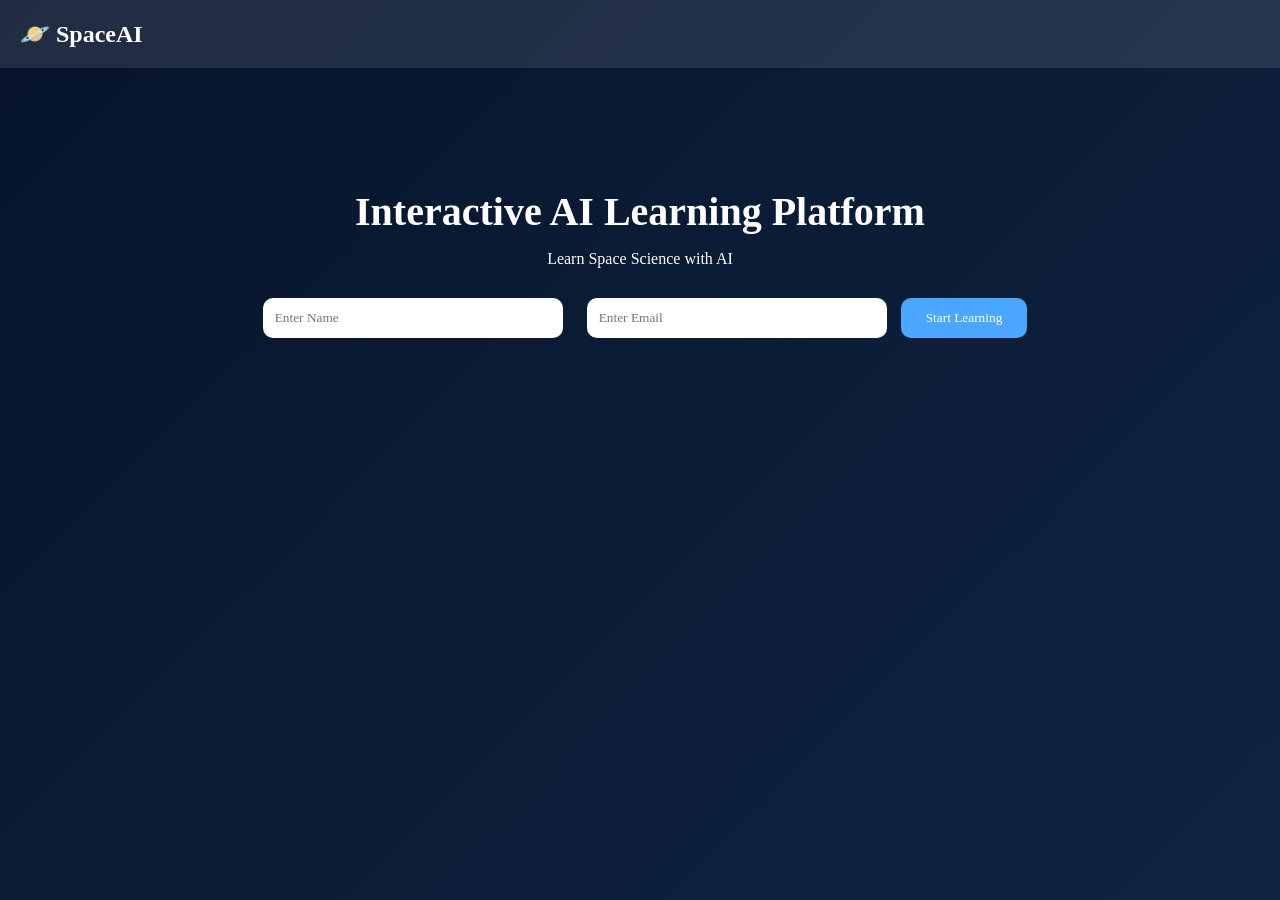
<file: index.html>
<!DOCTYPE html>
<html>
<head>
    <title>SpaceAI</title>
    <link rel="stylesheet" href="style.css">
</head>
<body>

    <nav class="navbar">
        <h1>🪐 SpaceAI</h1>
    </nav>

    <section class="hero">
        <h2>Interactive AI Learning Platform</h2>
        <p>Learn Space Science with AI</p>

        <input type="text" id="name" placeholder="Enter Name">
        <input type="email" id="email" placeholder="Enter Email">

        <button onclick="login()">Start Learning</button>
    </section>

    <script src="script.js"></script>

</body>
</html>
</file>
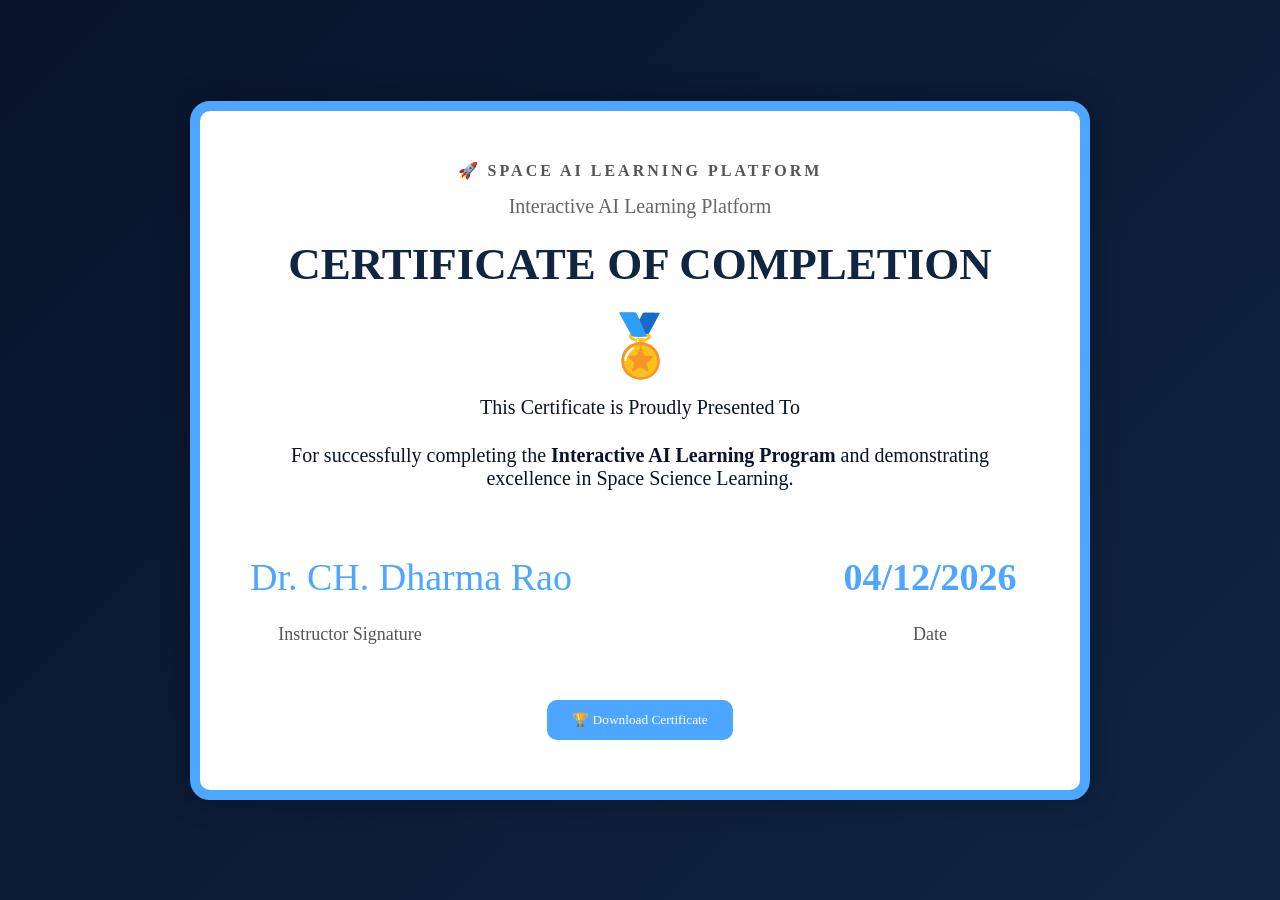
<file: certificate.html>
<!DOCTYPE html>
<html>
<head>
<title>Certificate</title>
<link rel="stylesheet" href="style.css">
</head>
<body>

<div class="certificate">

    <div class="certificate-box">

        <h4>🚀 SPACE AI LEARNING PLATFORM</h4>
        <p style="color:#666;">
Interactive AI Learning Platform
</p>

        <h1>CERTIFICATE OF COMPLETION</h1>
        <div class="seal">🏅</div>

        <p>This Certificate is Proudly Presented To</p>

        <h2 id="studentName"></h2>

        <p>
            For successfully completing the
            <b>Interactive AI Learning Program</b>
            and demonstrating excellence in Space Science Learning.
        </p>
        
      <div class="signature-section">

    <div class="signature-box">
        <h2 class="sign">Dr. CH. Dharma Rao</h2>
        <p>Instructor Signature</p>
    </div>

    <div class="signature-box">
        <h2 id="date"></h2>
        <p>Date</p>
    </div>

</div>

        <button onclick="window.print()">
            🏆 Download Certificate
        </button>

    </div>

</div>

<script>
document.getElementById("studentName").innerHTML =
localStorage.getItem("name");

document.getElementById("date").innerHTML =
new Date().toLocaleDateString("en-GB");
</script>

</body>
</html>
</file>
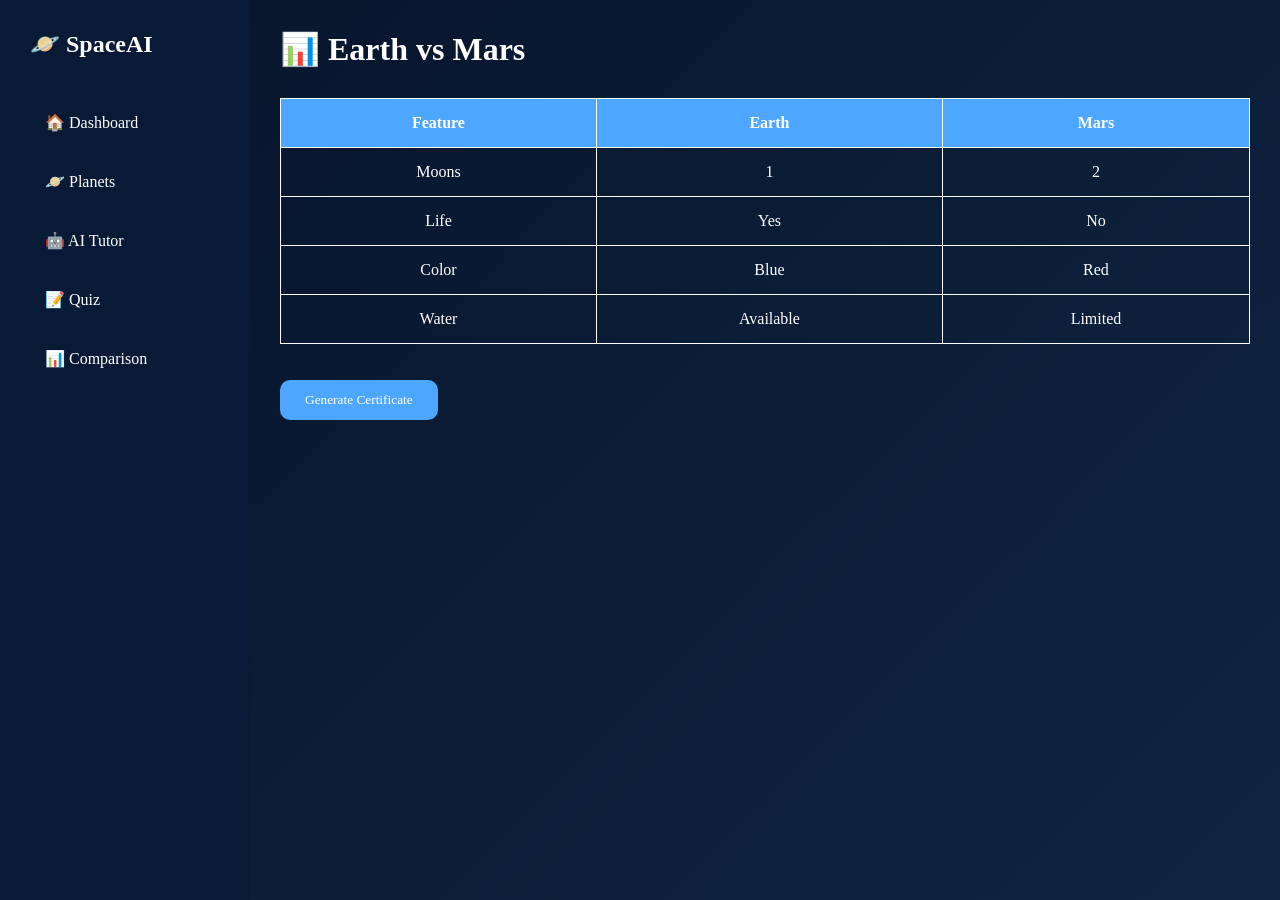
<file: comparison.html>
<!DOCTYPE html>
<html>
<head>
<title>Comparison</title>
<link rel="stylesheet" href="style.css">
</head>
<body>

<div class="container">

<div class="sidebar">
<h2>🪐 SpaceAI</h2>

<a href="dashboard.html">🏠 Dashboard</a>
<a href="planets.html">🪐 Planets</a>
<a href="tutor.html">🤖 AI Tutor</a>
<a href="quiz.html">📝 Quiz</a>
<a href="comparison.html">📊 Comparison</a>
</div>

<div class="main">

<h1>📊 Earth vs Mars</h1>

<table class="compare-table">

<tr>
<th>Feature</th>
<th>Earth</th>
<th>Mars</th>
</tr>

<tr>
<td>Moons</td>
<td>1</td>
<td>2</td>
</tr>

<tr>
<td>Life</td>
<td>Yes</td>
<td>No</td>
</tr>

<tr>
<td>Color</td>
<td>Blue</td>
<td>Red</td>
</tr>

<tr>
<td>Water</td>
<td>Available</td>
<td>Limited</td>
</tr>

</table>

<br><br>

<a href="certificate.html">
<button>Generate Certificate</button>
</a>

</div>

</div>

</body>
</html>
</file>
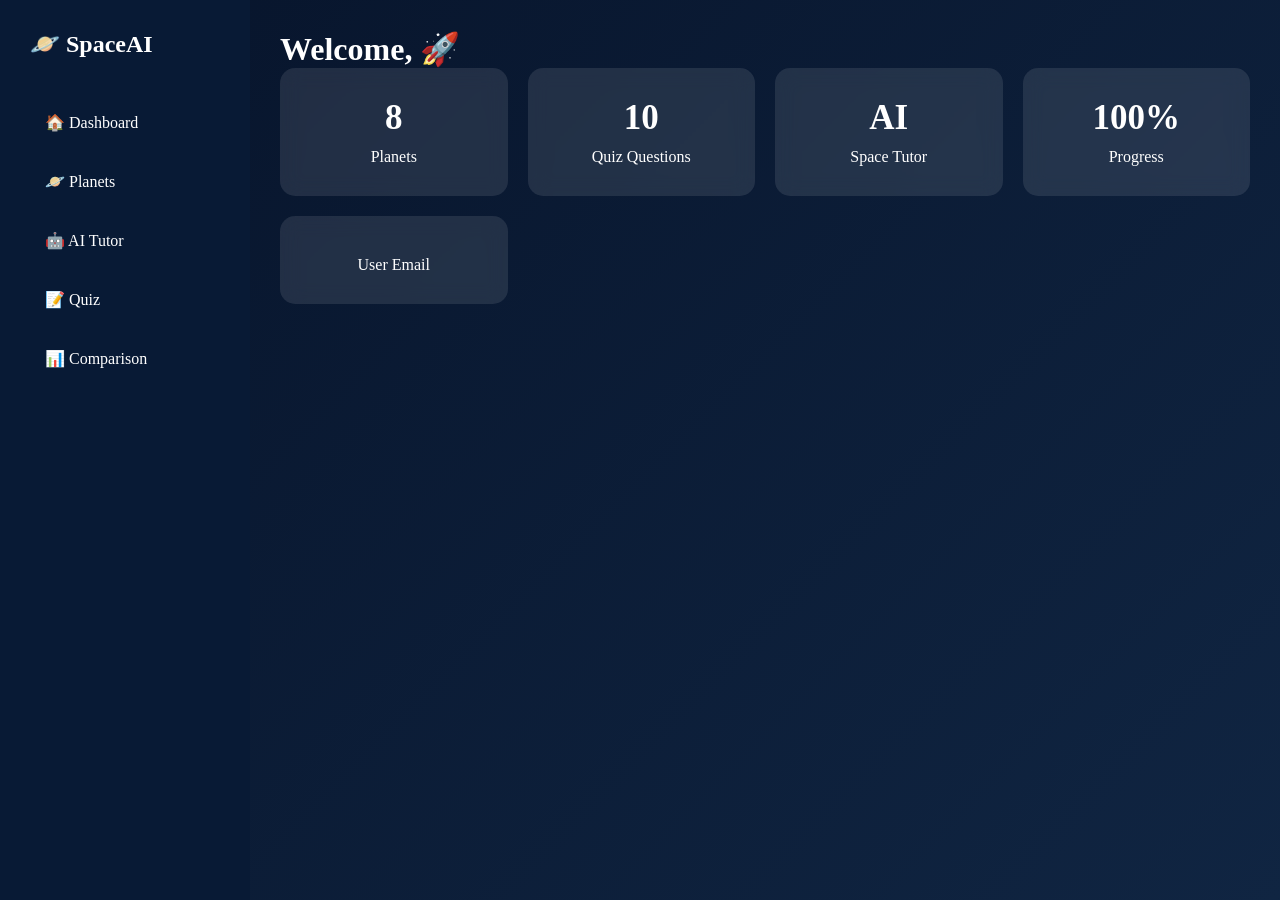
<file: dashboard.html>
<!DOCTYPE html>
<html>
<head>
    <title>SpaceAI Dashboard</title>
    <link rel="stylesheet" href="style.css">
</head>
<body>

<div class="container">

    <div class="sidebar">
        <h2>🪐 SpaceAI</h2>

        <a href="#">🏠 Dashboard</a>
        <a href="planets.html">🪐 Planets</a>
        <a href="#">🤖 AI Tutor</a>
        <a href="#">📝 Quiz</a>
        <a href="#">📊 Comparison</a>
    </div>

    <div class="main">

        <h1>Welcome, <span id="username"></span> 🚀</h1>

        <div class="cards">

            <div class="card">
                <h2>8</h2>
                <p>Planets</p>
            </div>

            <div class="card">
                <h2>10</h2>
                <p>Quiz Questions</p>
            </div>

            <div class="card">
                <h2>AI</h2>
                <p>Space Tutor</p>
            </div>

            <div class="card">
    <h2>100%</h2>
    <p>Progress</p>
</div>
<div class="card">
    <h2 id="userEmail"></h2>
    <p>User Email</p>
</div>

        </div>
       
</div>

    </div>

</div>

<script>
document.getElementById("username").innerHTML =
localStorage.getItem("name");

document.getElementById("userEmail").innerHTML =
localStorage.getItem("email");
</script>
</body>
</html>
</file>
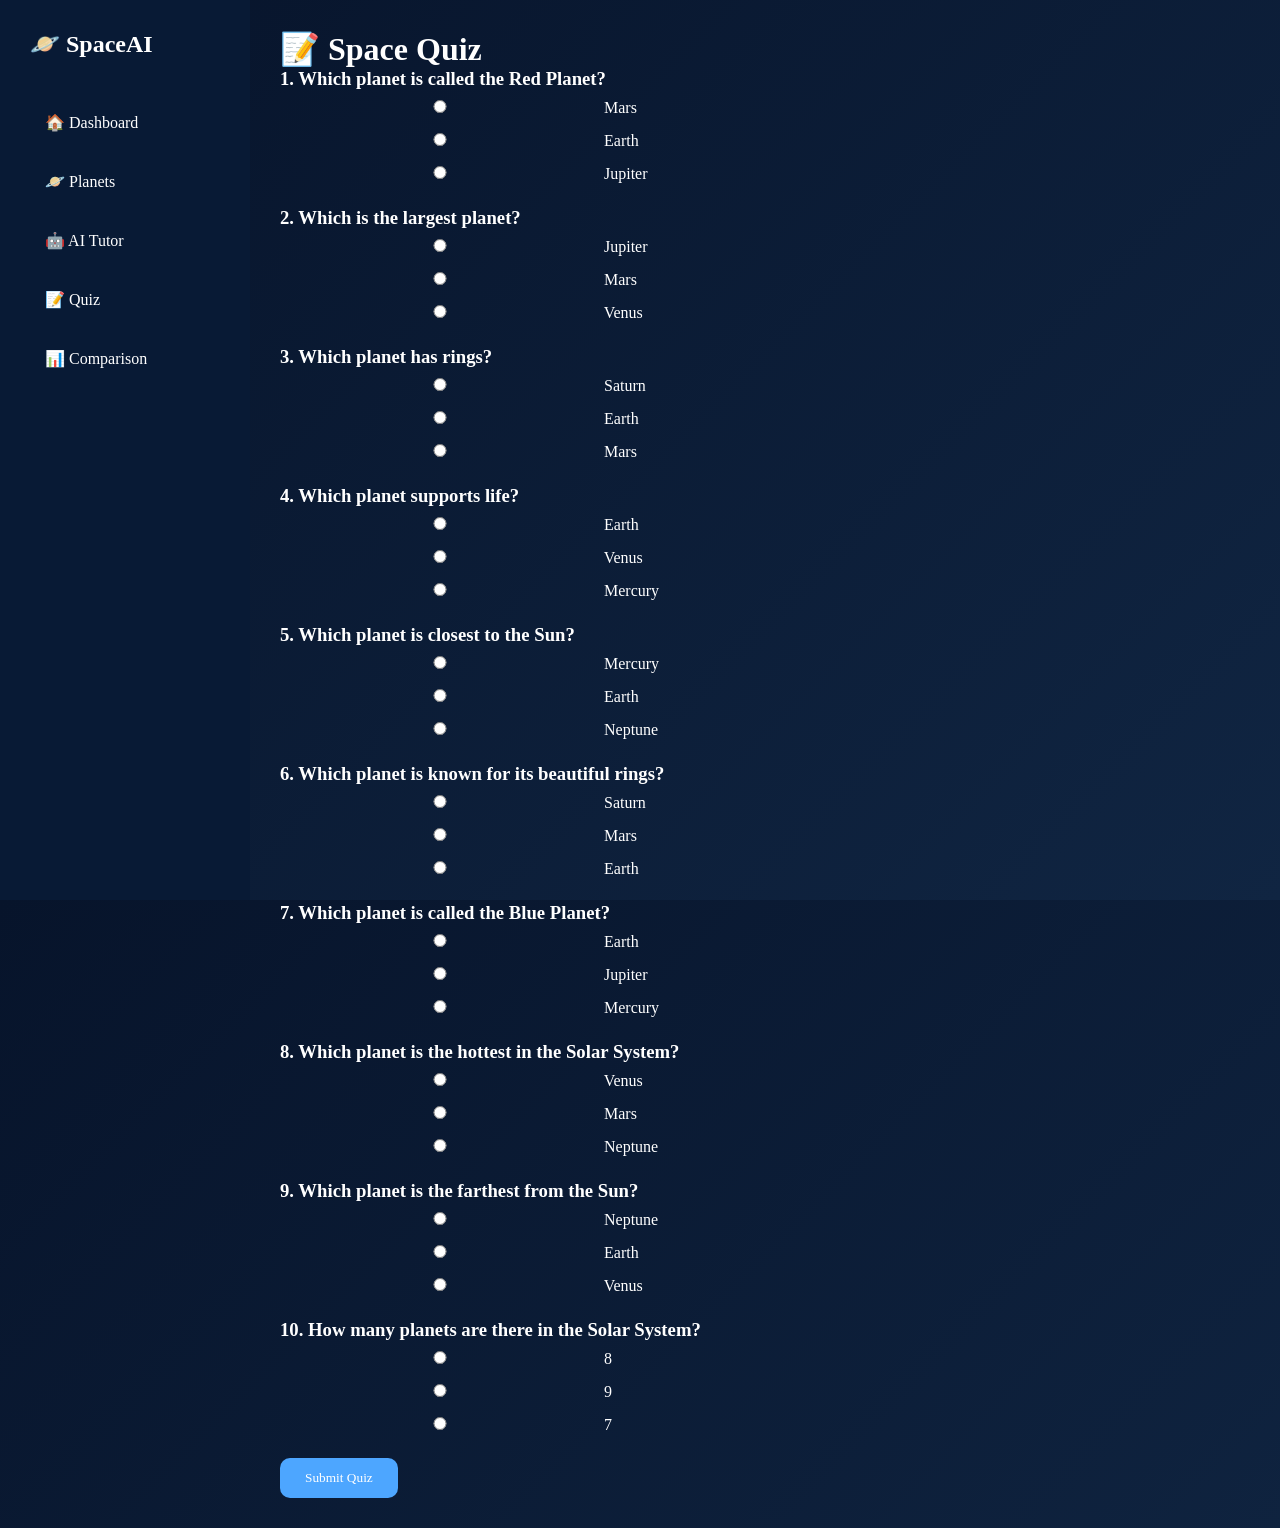
<file: quiz.html>
<!DOCTYPE html>
<html>
<head>
<title>Quiz</title>
<link rel="stylesheet" href="style.css">
</head>
<body>

<div class="container">

<div class="sidebar">
<h2>🪐 SpaceAI</h2>

<a href="dashboard.html">🏠 Dashboard</a>
<a href="planets.html">🪐 Planets</a>
<a href="tutor.html">🤖 AI Tutor</a>
<a href="quiz.html">📝 Quiz</a>
<a href="comparison.html">📊 Comparison</a>
</div>

<div class="main">

<h1>📝 Space Quiz</h1>

<h3>1. Which planet is called the Red Planet?</h3>
<input type="radio" name="q1" value="Mars"> Mars<br>
<input type="radio" name="q1" value="Earth"> Earth<br>
<input type="radio" name="q1" value="Jupiter"> Jupiter<br><br>

<h3>2. Which is the largest planet?</h3>
<input type="radio" name="q2" value="Jupiter"> Jupiter<br>
<input type="radio" name="q2" value="Mars"> Mars<br>
<input type="radio" name="q2" value="Venus"> Venus<br><br>

<h3>3. Which planet has rings?</h3>
<input type="radio" name="q3" value="Saturn"> Saturn<br>
<input type="radio" name="q3" value="Earth"> Earth<br>
<input type="radio" name="q3" value="Mars"> Mars<br><br>

<h3>4. Which planet supports life?</h3>
<input type="radio" name="q4" value="Earth"> Earth<br>
<input type="radio" name="q4" value="Venus"> Venus<br>
<input type="radio" name="q4" value="Mercury"> Mercury<br><br>

<h3>5. Which planet is closest to the Sun?</h3>
<input type="radio" name="q5" value="Mercury"> Mercury<br>
<input type="radio" name="q5" value="Earth"> Earth<br>
<input type="radio" name="q5" value="Neptune"> Neptune<br><br>

<h3>6. Which planet is known for its beautiful rings?</h3>
<input type="radio" name="q6" value="Saturn"> Saturn<br>
<input type="radio" name="q6" value="Mars"> Mars<br>
<input type="radio" name="q6" value="Earth"> Earth<br><br>

<h3>7. Which planet is called the Blue Planet?</h3>
<input type="radio" name="q7" value="Earth"> Earth<br>
<input type="radio" name="q7" value="Jupiter"> Jupiter<br>
<input type="radio" name="q7" value="Mercury"> Mercury<br><br>

<h3>8. Which planet is the hottest in the Solar System?</h3>
<input type="radio" name="q8" value="Venus"> Venus<br>
<input type="radio" name="q8" value="Mars"> Mars<br>
<input type="radio" name="q8" value="Neptune"> Neptune<br><br>

<h3>9. Which planet is the farthest from the Sun?</h3>
<input type="radio" name="q9" value="Neptune"> Neptune<br>
<input type="radio" name="q9" value="Earth"> Earth<br>
<input type="radio" name="q9" value="Venus"> Venus<br><br>

<h3>10. How many planets are there in the Solar System?</h3>
<input type="radio" name="q10" value="8"> 8<br>
<input type="radio" name="q10" value="9"> 9<br>
<input type="radio" name="q10" value="7"> 7<br><br>
<button onclick="checkQuiz()">Submit Quiz</button>

<h2 id="result"></h2>
</div>

</div>

<script>

function checkQuiz(){

let score=0;

if(document.querySelector('input[name="q1"]:checked')?.value==="Mars") score++;
if(document.querySelector('input[name="q2"]:checked')?.value==="Jupiter") score++;
if(document.querySelector('input[name="q3"]:checked')?.value==="Saturn") score++;
if(document.querySelector('input[name="q4"]:checked')?.value==="Earth") score++;
if(document.querySelector('input[name="q5"]:checked')?.value==="Mercury") score++;

if(document.querySelector('input[name="q6"]:checked')?.value==="Saturn") score++;
if(document.querySelector('input[name="q7"]:checked')?.value==="Earth") score++;
if(document.querySelector('input[name="q8"]:checked')?.value==="Venus") score++;
if(document.querySelector('input[name="q9"]:checked')?.value==="Neptune") score++;
if(document.querySelector('input[name="q10"]:checked')?.value==="8") score++;

if(score===10){
document.getElementById("result").innerHTML =
"🏆 Excellent! Your Score: 10/10";
}
else{
document.getElementById("result").innerHTML =
"🎉 Your Score: " + score + "/10";
}

}

</script>

</body>
</html>
</file>
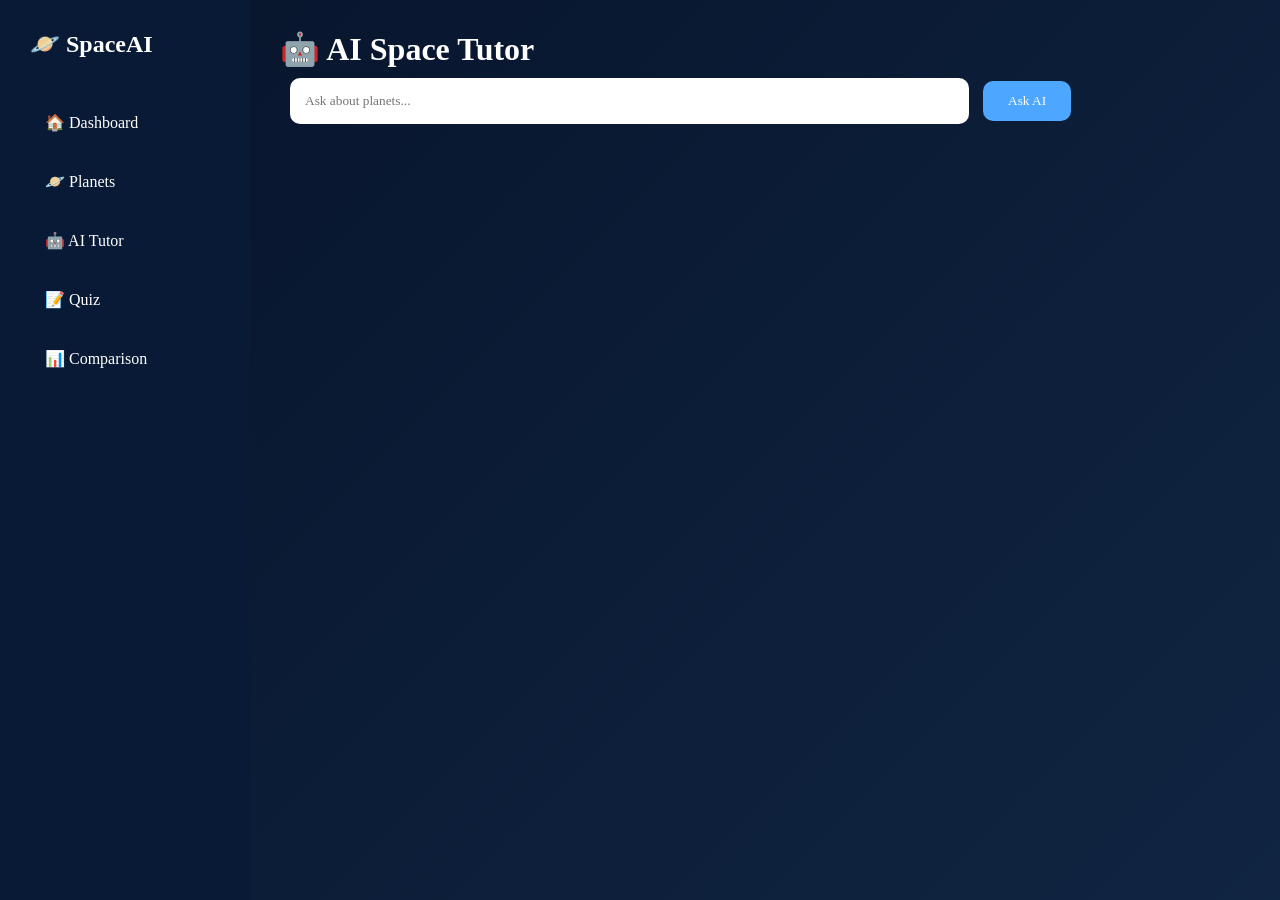
<file: tutor.html>
<!DOCTYPE html>
<html>
<head>
<title>AI Tutor</title>
<link rel="stylesheet" href="style.css">
</head>
<body>

<div class="container">

<div class="sidebar">
<h2>🪐 SpaceAI</h2>

<a href="dashboard.html">🏠 Dashboard</a>
<a href="planets.html">🪐 Planets</a>
<a href="tutor.html">🤖 AI Tutor</a>
<a href="quiz.html">📝 Quiz</a>
<a href="#">📊 Comparison</a>
</div>

<div class="main">

<h1>🤖 AI Space Tutor</h1>

<input type="text" id="question"
placeholder="Ask about planets..." style="width:70%;padding:15px;">

<button onclick="askAI()">Ask AI</button>

<div id="answer"
style="margin-top:20px;font-size:20px;">
</div>

</div>

</div>

<script>

function askAI(){

let q=document.getElementById("question").value.toLowerCase();

let answer="";

if(q.includes("mars")){
answer="Mars is called the Red Planet. It is the fourth planet from the Sun.";
}

else if(q.includes("earth")){
answer="Earth is the third planet from the Sun and the only known planet that supports life.";
}

else if(q.includes("jupiter")){
answer="Jupiter is the largest planet in the Solar System and has a giant storm called the Great Red Spot.";
}

else if(q.includes("saturn")){
answer="Saturn is famous for its beautiful rings made of ice and rock particles.";
}

else if(q.includes("venus")){
answer="Venus is the hottest planet in our Solar System because of its thick atmosphere.";
}

else if(q.includes("mercury")){
answer="Mercury is the closest planet to the Sun and the smallest planet in our Solar System.";
}

else if(q.includes("uranus")){
answer="Uranus rotates on its side and appears blue-green due to methane gas.";
}

else if(q.includes("neptune")){
answer="Neptune is the farthest planet from the Sun and has very strong winds.";
}

else if(q.includes("sun")){
answer="The Sun is a star at the center of our Solar System.";
}

else if(q.includes("solar system")){
answer="The Solar System consists of the Sun and 8 planets orbiting around it.";
}

else{
answer="Try asking about Mercury, Venus, Earth, Mars, Jupiter, Saturn, Uranus, Neptune, Sun or Solar System.";
}

document.getElementById("answer").innerHTML=answer;

}
</script>

</body>
</html>
</file>
<file: style.css>
*{
    margin:0;
    padding:0;
    box-sizing:border-box;
    font-family:Segoe UI;
}

body{
    background:linear-gradient(135deg,#07142b,#102542);
    color:white;
    height:100vh;
}

.navbar{
    padding:20px;
    background:rgba(255,255,255,0.1);
}

.hero{
    text-align:center;
    margin-top:120px;
}

.hero h2{
    font-size:40px;
    margin-bottom:15px;
}

.hero p{
    margin-bottom:20px;
}

input{
    width:300px;
    padding:12px;
    margin:10px;
    border:none;
    border-radius:10px;
}

button{
    padding:12px 25px;
    border:none;
    border-radius:10px;
    background:#4da6ff;
    color:white;
    cursor:pointer;
}
.dashboard{
    padding:40px;
}

.dashboard h1{
    text-align:center;
    margin-bottom:40px;
}

.cards{
    display:grid;
    grid-template-columns:repeat(4,1fr);
    gap:20px;
}

.card{
    background:rgba(255,255,255,0.1);
    padding:30px;
    border-radius:15px;
    text-align:center;
    backdrop-filter:blur(10px);
    transition:0.3s;
}

.card:hover{
    transform:translateY(-10px);
}

.card h2{
    font-size:35px;
    margin-bottom:10px;
}
.container{
    display:flex;
}

.sidebar{
    width:250px;
    height:100vh;
    background:#081a35;
    padding:30px;
}

.sidebar h2{
    margin-bottom:40px;
}

.sidebar a{
    display:block;
    color:white;
    text-decoration:none;
    padding:15px;
    margin-bottom:10px;
    border-radius:10px;
}

.sidebar a:hover{
    background:#4da6ff;
}

.main{
    flex:1;
    padding:30px;
}
.planet-grid{
display:grid;
grid-template-columns:repeat(3,1fr);
gap:20px;
margin-top:30px;
}

.planet-card{
    background:rgba(255,255,255,0.1);
    padding:25px;
    border-radius:15px;
    text-align:center;
    cursor:pointer;
    transition:0.3s;
    min-height:320px;
}

.planet-card:hover{
transform:scale(1.05);
background:#4da6ff;
}
.compare-table{
width:100%;
border-collapse:collapse;
margin-top:30px;
}

.compare-table th,
.compare-table td{
border:1px solid white;
padding:15px;
text-align:center;
}

.compare-table th{
background:#4da6ff;
}
.certificate{
    display:flex;
    justify-content:center;
    align-items:center;
    min-height:100vh;
    padding:30px;
}

.certificate-box{
    width:900px;
    background:white;
    color:#07142b;
    padding:50px;
    border:10px solid #4da6ff;
    border-radius:20px;
    text-align:center;
    box-shadow:0 0 30px rgba(0,0,0,0.3);
}

.certificate-box h1{
    font-size:45px;
    margin:20px 0;
    color:#102542;
}

.certificate-box h2{
    font-size:38px;
    color:#4da6ff;
    margin:25px 0;
}

.certificate-box h4{
    letter-spacing:3px;
    color:#555;
}

.certificate-box p{
    font-size:20px;
    margin:15px 0;
}

.signature-section{
    display:flex;
    justify-content:space-between;
    align-items:flex-end;
    margin-top:40px;
}

.signature-section div{
    width:200px;
}

.signature-section hr{
    border:1px solid black;
}

.certificate-box button{
    margin-top:40px;
}
.signature-box{
    width:300px;
    text-align:center;
}

.sign{
    white-space:nowrap;
}


.sign{
    font-family:"Segoe Script", cursive;
    color:#0f172a;
    font-size:38px;
    font-weight:normal;
}

.signature-box p{
    color:#555;
    font-size:18px;
}
.seal{
    font-size:60px;
    margin:10px 0;
}


.planet-card img{
    width:100px;
    height:100px;
    border-radius:50%;
    object-fit:cover;

    display:block;
    margin:0 auto 15px auto;
}

.planet-card h3{
    margin-bottom:10px;
}

.planet-card p{
    font-size:14px;
    color:#ddd;
    line-height:1.6;
    margin-top:10px;
}
</file>
